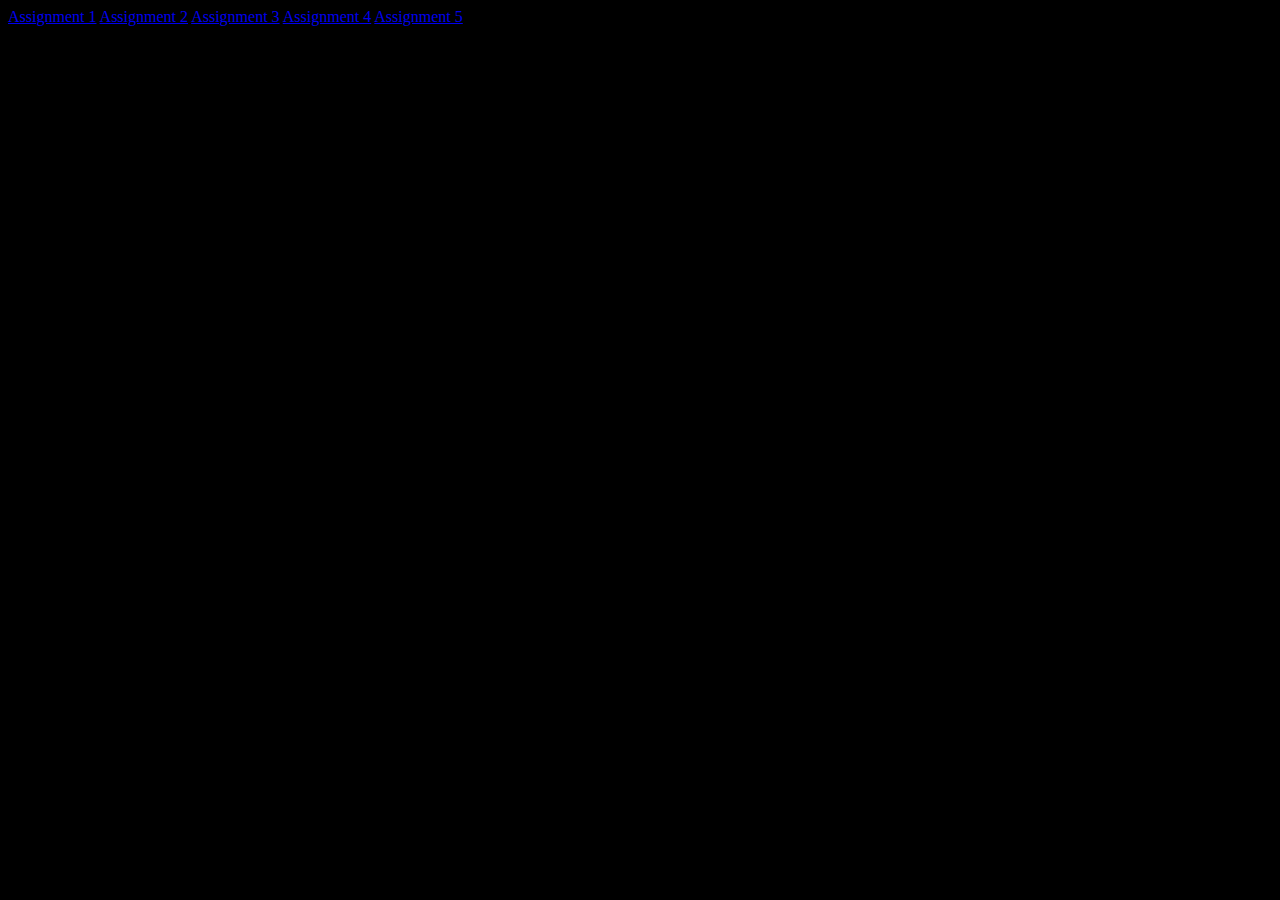
<file: index.html>
<!DOCTYPE html>
<html lang="en">
<head>
    <meta charset="UTF-8">
    <meta name="viewport" content="width=device-width, initial-scale=1.0">
    <link rel="stylesheet" href="styles/style.css">
    <title>CSS Assignments</title>
</head>
<body>
    <div>

    </div>
    <div class="assignments">
        <a href="otter.html">Assignment 1</a>
        <a href="huckleberry.html">Assignment 2</a>
        <a href="novus.html">Assignment 3</a>
        <a href="web_dev_training.html">Assignment 4</a>
        <a href="wp_pusher.html">Assignment 5</a>
    </div>
</body>
</html>
</file>
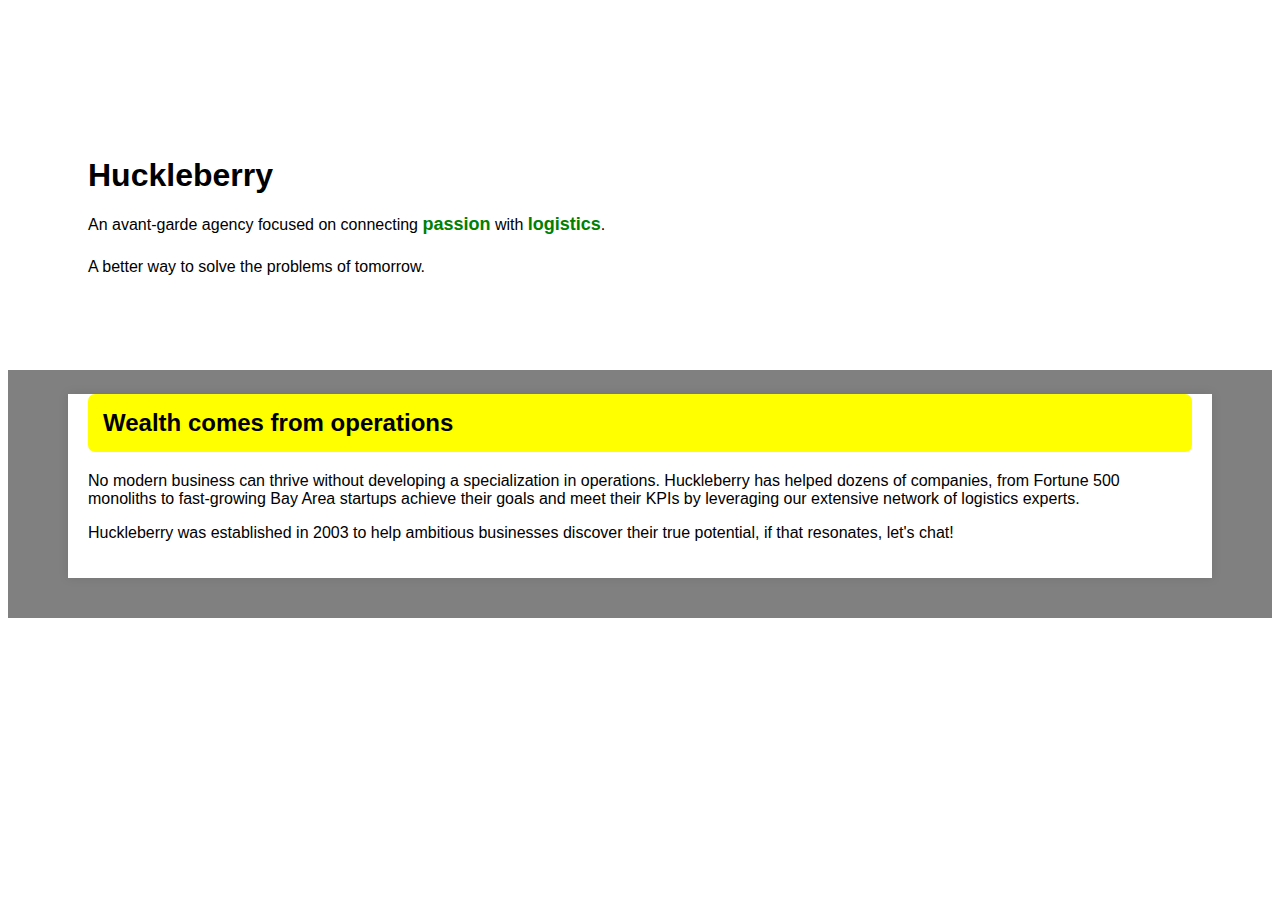
<file: huckleberry.html>
<!DOCTYPE html>
<html lang="en">
<head>
    <meta charset="UTF-8">
    <meta name="viewport" content="width=device-width, initial-scale=1.0">
    <title>CSS Assignment 2</title>
    <link rel="stylesheet" href="styles/huckleberry.css">
</head>
<body>
    <div class="container">
        <div class="part-1">
            <h2 class="card-title">Huckleberry</h2>
            <p>
                An avant-garde agency focused on connecting <span class="highlight">passion</span> with 
                <span class="highlight">logistics</span>.</p>
            <p>A better way to solve the problems of tomorrow.</p>
        </div>
        <div class="part-2">
            <div class="inner-div">
                <h3 class="part-2-heading">Wealth comes from operations</h2>
                    <p>
                        No modern business can thrive without developing a specialization in 
                        operations. Huckleberry has helped dozens of companies, from Fortune 
                        500 monoliths to fast-growing Bay Area startups achieve their goals 
                        and meet their KPIs by leveraging our extensive network of logistics 
                        experts.
                    </p>
                    <p>
                        Huckleberry was established in 2003 to help ambitious businesses 
                        discover their true potential, if that resonates, let's chat!
                    </p>
            </div>
        </div>
    </div>
</body>
</html>
</file>
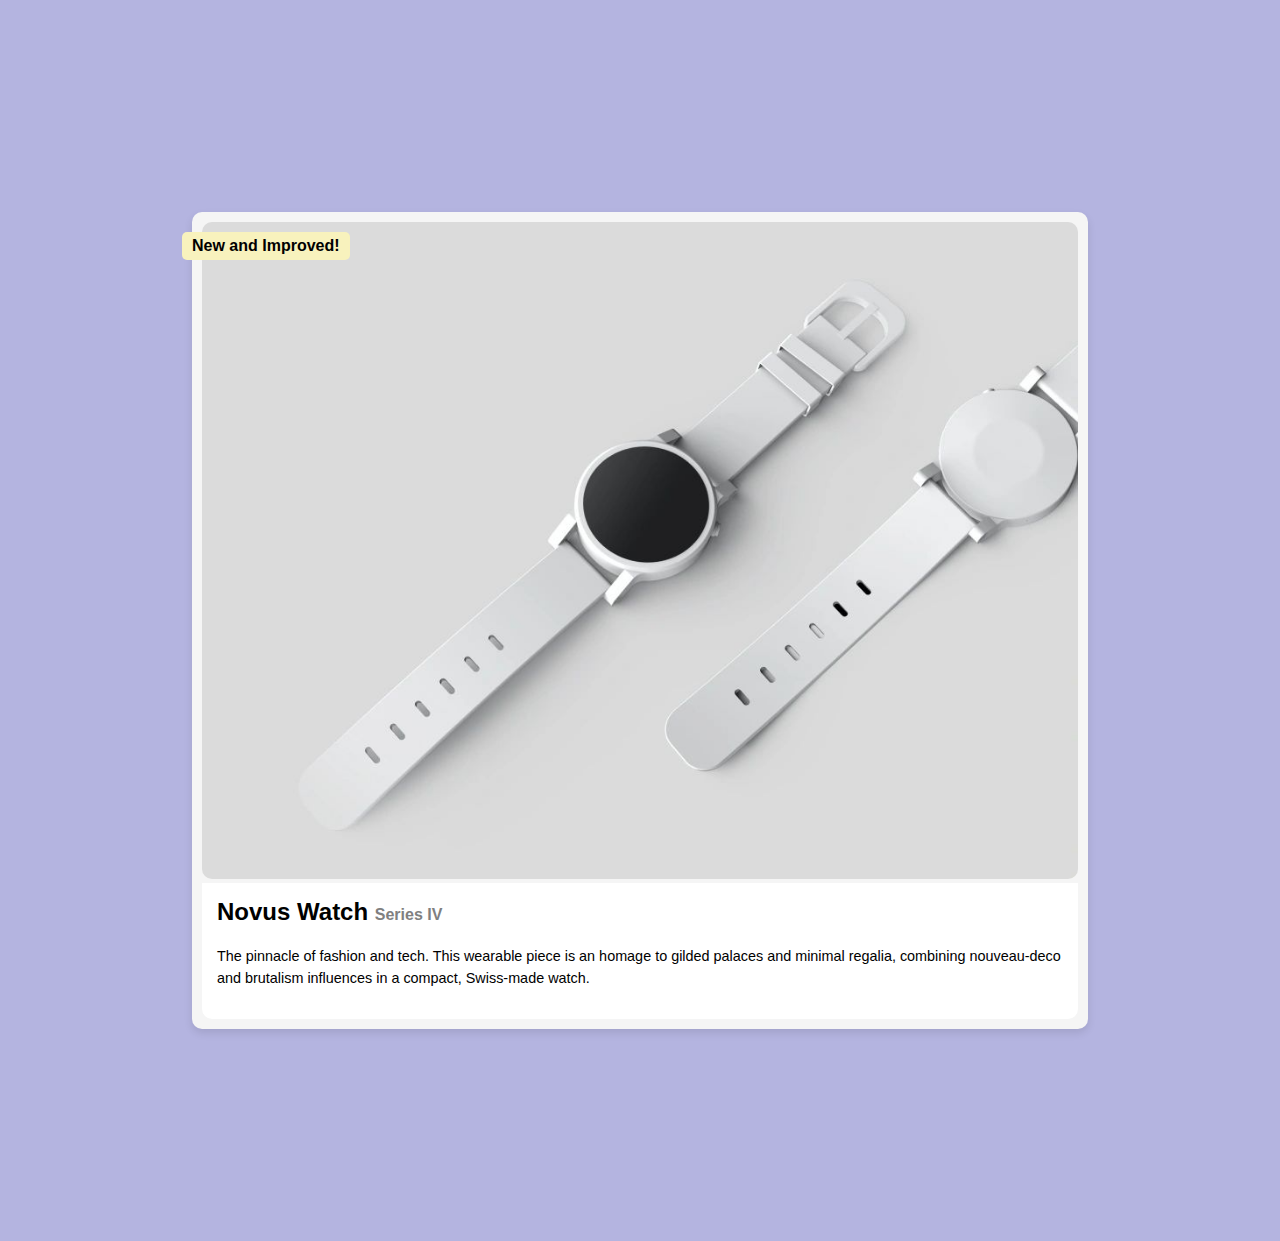
<file: novus.html>
<!DOCTYPE html>
<html lang="en">
<head>
    <meta charset="UTF-8">
    <meta name="viewport" content="width=device-width, initial-scale=1.0">
    <title>CSS Assignment 3</title>
    <link rel="stylesheet" href="styles/novus.css">
</head>
<body>
    <div class="background">
        <div class="card">
            <div class="image-container">
                <img src="media/watch.png" alt="Novus Watch Series IV" srcset="">
                <div class="badge">New and Improved!</div>
            </div>
            <div class="content">
                <h2>Novus Watch <span class="series4">Series IV</span></h2>
                <p>
                    The pinnacle of fashion and tech. This wearable piece is an homage to gilded palaces 
                    and minimal regalia, combining nouveau-deco and brutalism influences in a compact, 
                    Swiss-made watch.
                </p>
            </div>
        </div>
    </div>
</body>
</html>
</file>
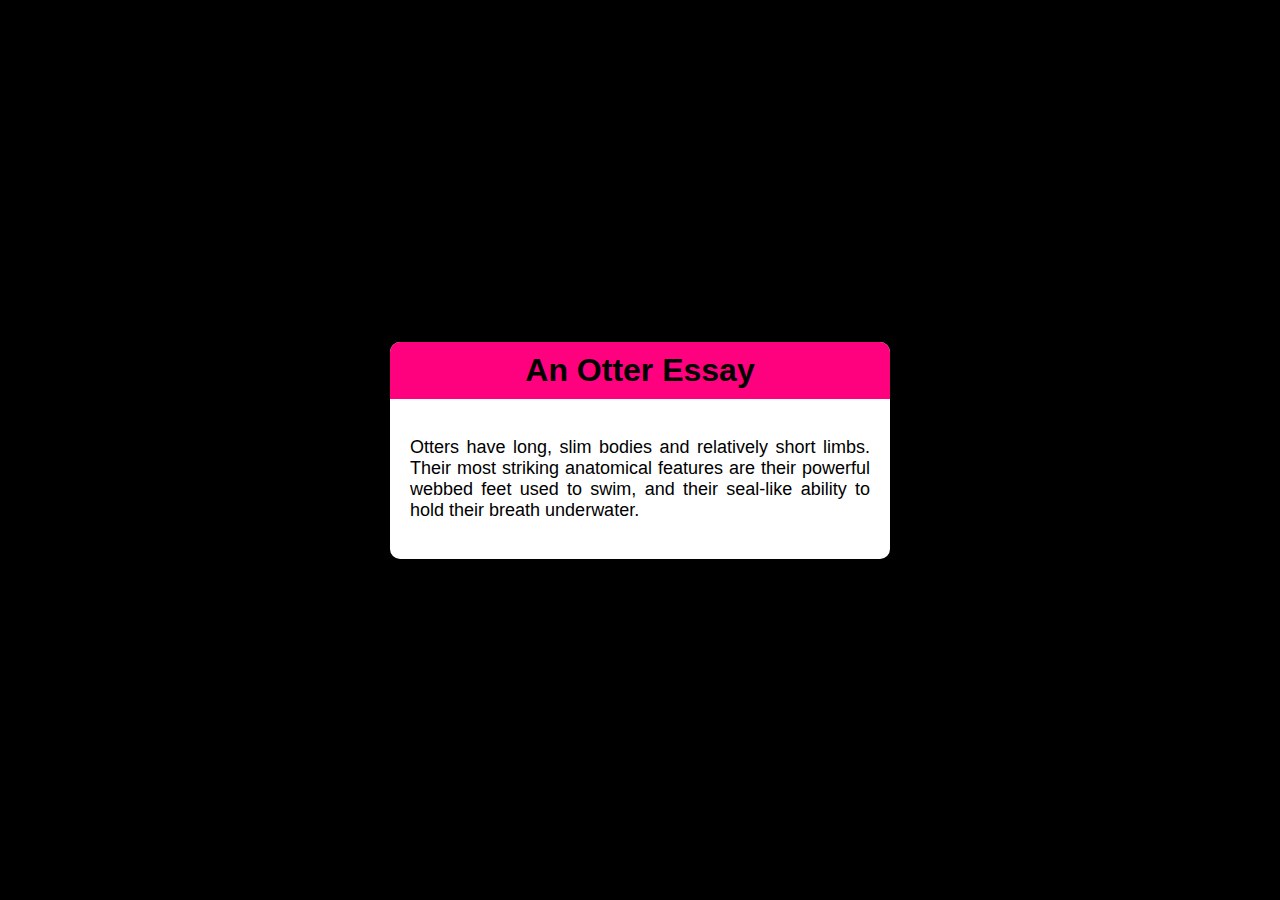
<file: otter.html>
<!DOCTYPE html>
<html lang="en">
<head>
    <meta charset="UTF-8">
    <meta name="viewport" content="width=device-width, initial-scale=1.0">
    <title>CSS Assignment 1</title>
    <link rel="stylesheet" href="styles/otter.css">
</head>
<body>
    <div class="card">
        <div class="heading">An Otter Essay</div>
        <div class="content">
            <p>
                Otters have long, slim bodies and relatively short limbs. Their most striking anatomical 
                features are their powerful webbed feet used to swim, and their seal-like ability to hold 
                their breath underwater.
            </p>
        </div>
    </div>
</body>
</html>
</file>
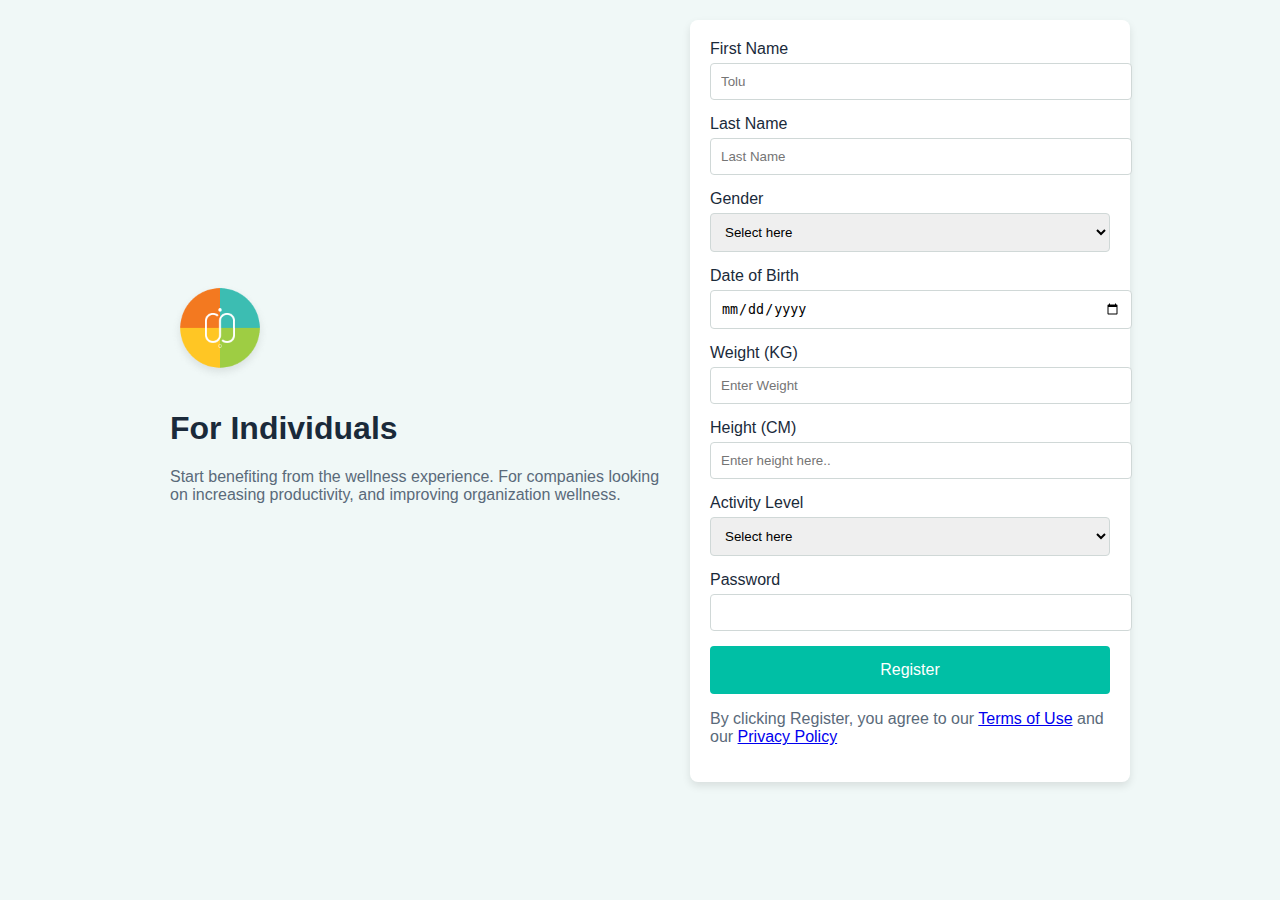
<file: web_dev_training.html>
<!DOCTYPE html>
<html lang="en">
<head>
    <meta charset="UTF-8">
    <meta name="viewport" content="width=device-width, initial-scale=1.0">
    <title>Registration Form</title>
    <link rel="stylesheet" href="styles/web_dev_training.css">
</head>
<body>
    <div class="container">
        <div class="content">
            <img src="media/Logo.png" alt="Logo" class="logo">
            <h1>For Individuals</h1>
            <p>Start benefiting from the wellness experience. For companies looking on increasing productivity, and improving organization wellness.</p>
        </div>
        <div class="form-container">
            <form class="registration-form">
                <div class="form-group">
                    <label for="firstName">First Name</label>
                    <input type="text" id="firstName" name="firstName" placeholder="Tolu" required>
                </div>
                <div class="form-group">
                    <label for="lastName">Last Name</label>
                    <input type="text" id="lastName" name="lastName" placeholder="Last Name" required>
                </div>
                <div class="form-group">
                    <label for="gender">Gender</label>
                    <select id="gender" name="gender" required>
                        <option value="">Select here</option>
                        <option value="male">Male</option>
                        <option value="female">Female</option>
                        <option value="other">Other</option>
                    </select>
                </div>
                <div class="form-group">
                    <label for="dob">Date of Birth</label>
                    <input type="date" id="dob" name="dob" required>
                </div>
                <div class="form-group">
                    <label for="weight">Weight (KG)</label>
                    <input type="number" id="weight" name="weight" placeholder="Enter Weight" required>
                </div>
                <div class="form-group">
                    <label for="height">Height (CM)</label>
                    <input type="number" id="height" name="height" placeholder="Enter height here.." required>
                </div>
                <div class="form-group">
                    <label for="activityLevel">Activity Level</label>
                    <select id="activityLevel" name="activityLevel" required>
                        <option value="">Select here</option>
                        <option value="low">Low</option>
                        <option value="medium">Medium</option>
                        <option value="high">High</option>
                    </select>
                </div>
                <div class="form-group">
                    <label for="password">Password</label>
                    <input type="password" id="password" name="password" required>
                </div>
                <button type="submit" class="register-button">Register</button>
                <p>By clicking Register, you agree to our <a href="#">Terms of Use</a> and our <a href="#">Privacy Policy</a></p>
            </form>
        </div>
    </div>
</body>
</html>
</file>
<file: styles/style.css>
body {
    background-color: black;
    color: azure;
}
</file>
<file: styles/huckleberry.css>
body {
    background-color: white;
    font-family: sans-serif;
}

.container {
    display: flex;
    flex-direction: column;
    width: 100%;
    margin: 50px auto;
    background-color: white;
    overflow: hidden;
}

.card-title {
    font-size: 2em;
    margin-bottom: 2px;
}

.part-1 {
    text-align: left;
    padding: 80px;
}

.part-1 p {
    margin-bottom: 10px;
    line-height: 1.6;
}

.part-2-heading {
    background-color: yellow;
    padding: 15px 15px;
    margin-bottom: 20px;
    border-radius: 7px;
    font-size: 1.5em;
}

.part-2 {
    background-color: gray;
    padding-left: 60px;
    padding-right: 60px;
    padding-bottom: 40px;
}

.inner-div {
    background-color: white;
    padding-left: 20px;
    padding-right: 20px;
    padding-bottom: 20px;
    box-shadow: 0 0 10px rgba(0, 0, 0, 0.1);
}

.highlight {
    color: green;
    font-size: large;
    font-weight: 600;
}
</file>
<file: styles/novus.css>
body, html {
    background-color: lightgray;
    margin: 0;
    padding: 0;
    font-family: Arial, sans-serif;
}

.background {
    background-color: rgb(180, 180, 224);
    padding: 15%;
}

.card {
    display: flex;
    flex-direction: column;
    width: auto;
    margin: 20px auto;
    background-color: whitesmoke;
    border-radius: 10px;
    padding: 10px;
    box-shadow: 0 4px 8px rgba(0, 0, 0, 0.1);
}

.image-container {
    position: relative;
    text-align: center;
}

.image-container img {
    border-radius: 10px;
    width: 100%;
}

.badge {
    position: absolute;
    top: 10px;
    left: -20px;
    background-color: #f8f2bd; /* Yellow from the image */
    padding: 5px 10px;
    border-radius: 5px;
    font-weight: bold;
}

.content {
    padding: 15px;
    background-color: #fff; /* White background for content */
    border-radius: 0 0 10px 10px;
}

.content h2 {
    margin-top: 0;
    font-size: 1.5em;
}

.series4 {
    color: gray;
    font-size: medium;
}

.content p {
    font-size: 0.9em;
    line-height: 1.5;
}
</file>
<file: styles/otter.css>
body {
    background-color: #000;
    display: flex;
    justify-content: center;
    align-items: center;
    height: 100vh;
    margin: 0;
    font-family: Arial, sans-serif;
}

.card {
    background-color: #fff;
    width: 500px;
    border-radius: 10px;
    overflow: hidden;
    position: relative;
    box-shadow: 0 4px 8px rgba(0, 0, 0, 0.1);
}

.heading {
    background-color: #ff007f;
    color: rgb(0, 0, 0);
    padding: 10px;
    text-align: center;
    font-size: 2em;
    font-weight: bolder;
}

.content {
    flex: 1;
    padding: 20px;
    text-align: justify;
    font-size: large;
    overflow-y: auto;
}
</file>
<file: styles/web_dev_training.css>
/* General Styles */
body {
    font-family: Arial, sans-serif;
    background-color: #f0f8f7;
    margin: 0;
    padding: 0;
}

.container {
    display: flex;
    flex-wrap: wrap;
    justify-content: center;
    align-items: center;
    padding: 20px;
}

.content {
    flex: 1;
    max-width: 500px;
    padding: 20px;
}

.logo {
    width: 100px;
    height: auto;
}

h1 {
    color: #1a2a3a;
}

p {
    color: #5a6a7a;
}

.form-container {
    flex: 1;
    max-width: 400px;
    background-color: white;
    padding: 20px;
    border-radius: 8px;
    box-shadow: 0 4px 8px rgba(0,0,0,0.1);
}

.registration-form {
    display: flex;
    flex-direction: column;
}

.form-group {
    margin-bottom: 15px;
}

.form-group label {
    display: block;
    margin-bottom: 5px;
    color: #1a2a3a;
}

.form-group input, .form-group select {
    width: 100%;
    padding: 10px;
    border: 1px solid #d0d8d7;
    border-radius: 4px;
}

.form-group input:focus, .form-group select:focus {
    outline: none;
    border-color: #00bfa5;
}

.register-button {
    background-color: #00bfa5;
    color: white;
    border: none;
    padding: 15px;
    border-radius: 4px;
    cursor: pointer;
    font-size: 16px;
}

.register-button:hover {
    background-color: #009688;
}

/* Responsive Design */
@media (max-width: 768px) {
    .container {
        flex-direction: column;
    }

    .content, .form-container {
        max-width: 100%;
    }
}
</file>
